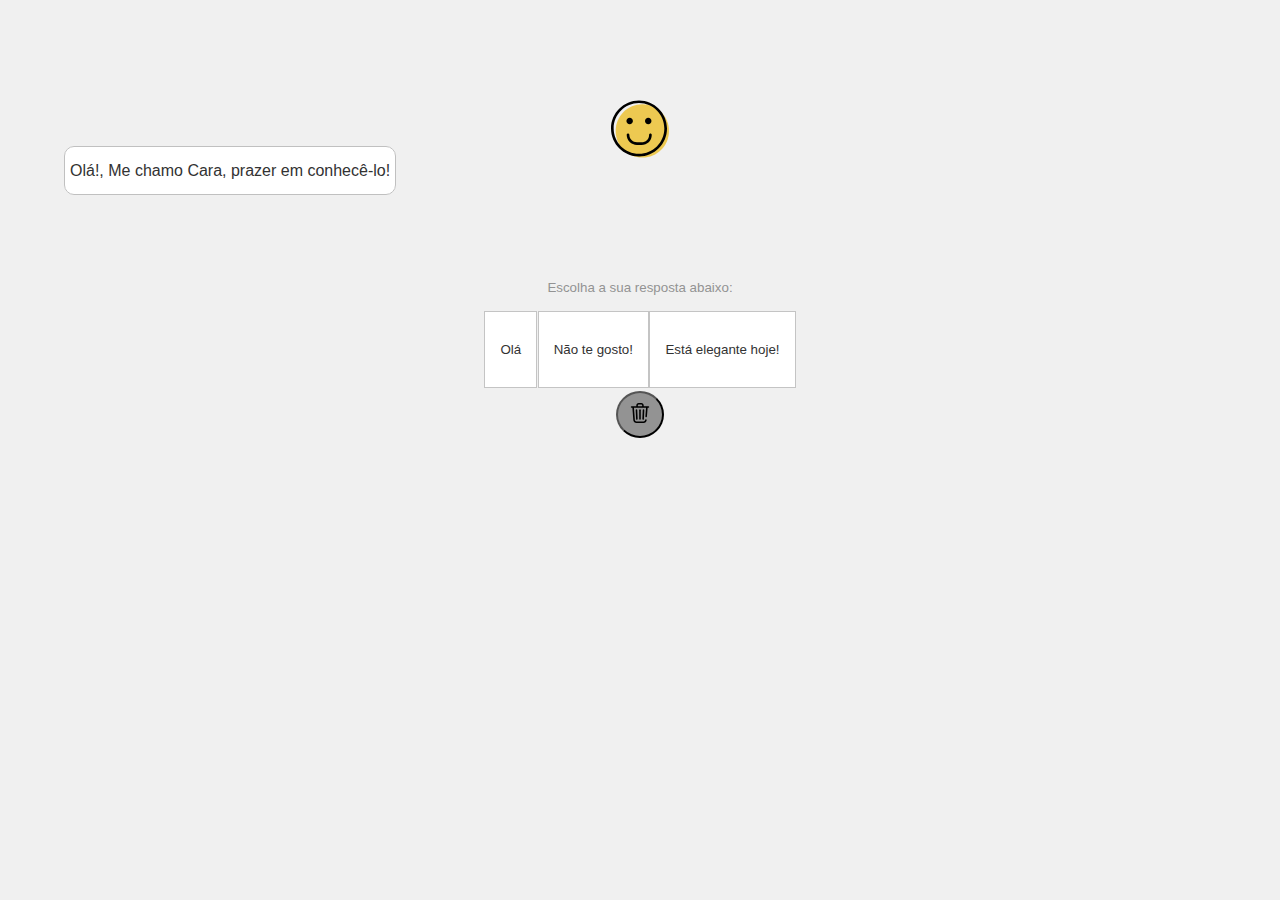
<file: 07Amigo/index.html>
<!DOCTYPE html>
<html lang="pt-br">

<head>
    <meta charset="UTF-8">
    <meta http-equiv="X-UA-Compatible" content="IE=edge">
    <meta name="viewport" content="width=device-width, initial-scale=1.0">
    <title>Amigo</title>
    <link rel="stylesheet" href="style.css">

</head>

<body>
    <div class="chatImage">
        <img src="icon/rosto-normal.svg" width="5%" id="emoticon"><br>
    </div>
    <div class="chat" id="chatAction">
        <div class="chatMsgCara">
            <span class="msgCara">Olá!, Me chamo Cara, prazer em conhecê-lo! </span>
        </div>
    </div>
    <div class="actions">
        <p class="textOptions">Escolha a sua resposta abaixo:</p><br>
        <Button class="actionOptions" onclick="activeButton(0)">Olá</Button>
        <button class="actionOptions" onclick="activeButton(1)">Não te gosto!</button>
        <button class="actionOptions" onclick="activeButton(2)">Está elegante hoje!</button><br>
        <button class="trashButton" onclick="clean()">
            <img src="icon/trash.svg" width="20px">
        </button>
    </div>

    <script src="script.js"></script>
</body>

</html>
</file>
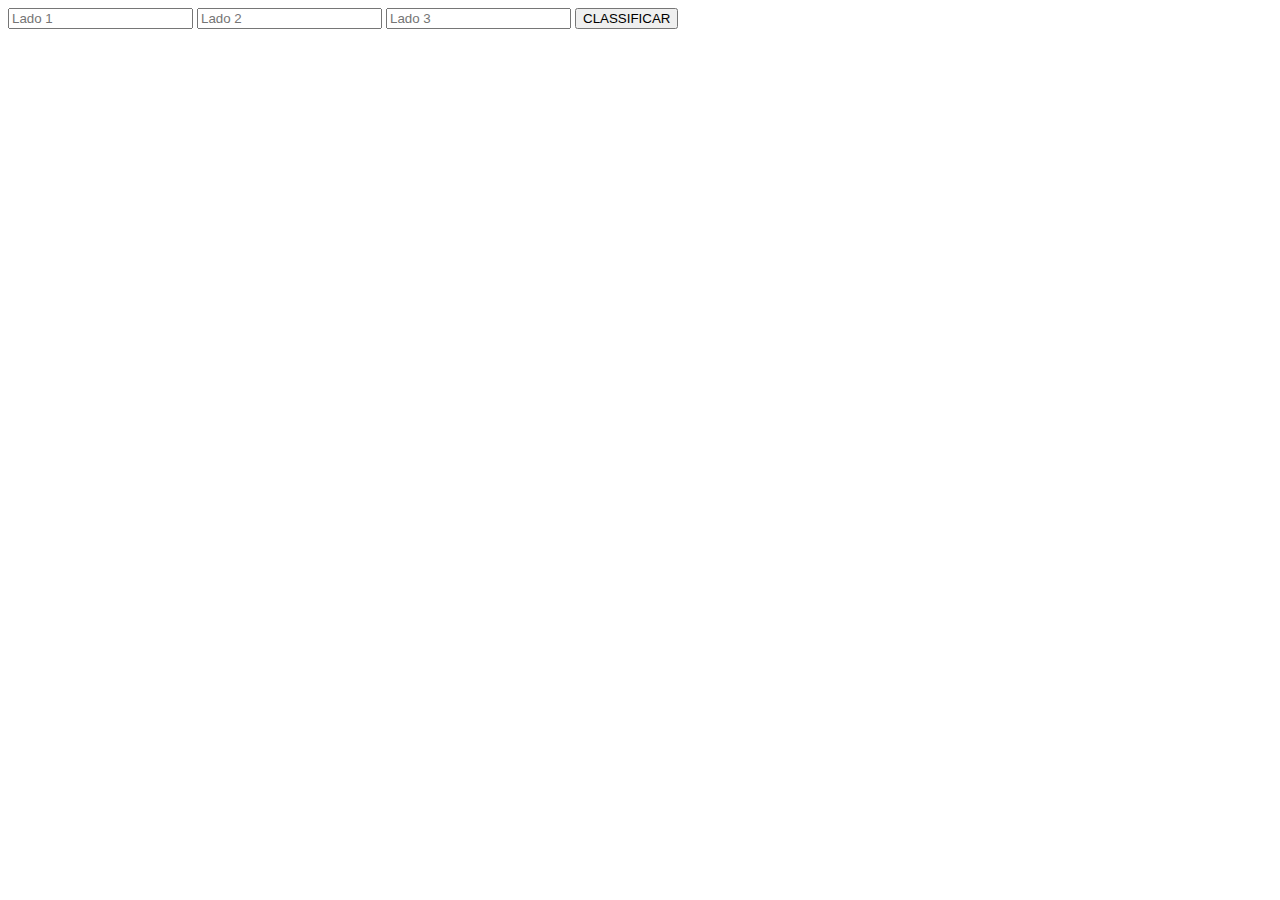
<file: 08Triangulo/index.html>
<!DOCTYPE html>
<html lang="en">

<head>
    <meta charset="UTF-8">
    <meta http-equiv="X-UA-Compatible" content="IE=edge">
    <meta name="viewport" content="width=device-width, initial-scale=1.0">
    <title>Document</title>
</head>
<script>
    function triangulo() {
        let lado1 = parseFloat(document.getElementById("L01").value);
        let lado2 = parseFloat(document.getElementById("L02").value);
        let lado3 = parseFloat(document.getElementById("L03").value);
        if (lado1 == lado2 && lado2 == lado3) {
            document.getElementById("response").innerHTML = `Triângulo Equilátero`
        } else if (lado1 == lado2 || lado2 == lado3 || lado1 == lado3) {
            document.getElementById("response").innerHTML = `Triângulo Isósceles`
        } else {
            document.getElementById("response").innerHTML = `Triângulo Escaleno`}
    }
</script>

<body>
    <input type="number" placeholder="Lado 1" id="L01">
    <input type="number" placeholder="Lado 2" id="L02">
    <input type="number" placeholder="Lado 3" id="L03">
    <button onclick="triangulo()">CLASSIFICAR</button>
    <p id="response"></p>
</body>

</html>
</file>
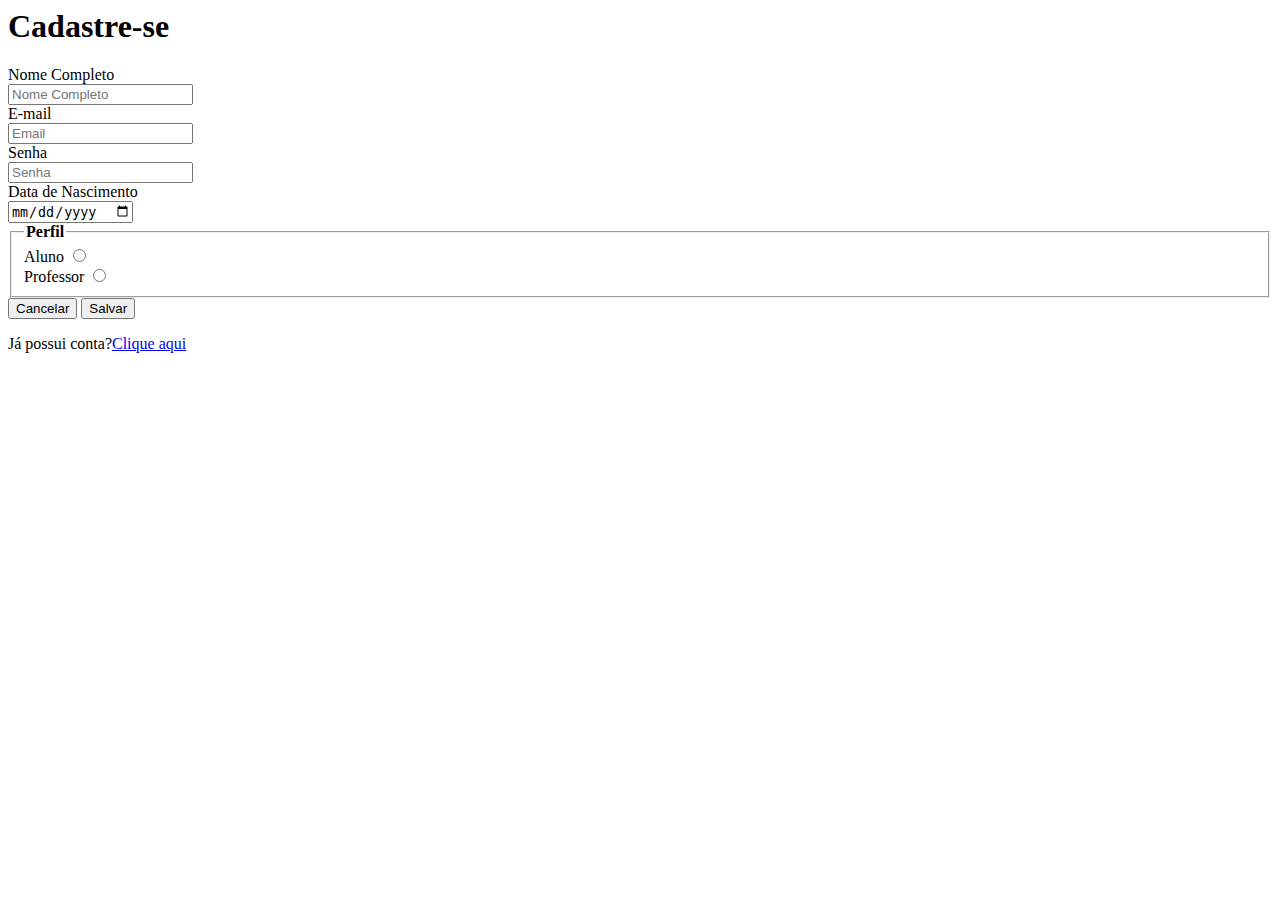
<file: 01login/cadastro.html>
<html>

<head>
    <title>Cadastro</title>
</head>
<!-- <style>
    .container {
        width: 100vw;
        height: 100vh;
        background: #bbc0c5;
        display: flex;
        flex-direction: row;
        justify-content: center;
        align-items: center
    }

    .box {
        width: 300px;
        height: 300px;
        background: #fff;
        padding: 30px
        
    }

    .boxtext {
        background-color: rgb(220, 223, 228);
        margin: 3px;
        margin-left: 52px;
        height: 2.5vh;
        
    }

    button {
        margin-left: 5px
    }
</style> -->
<!-- <link rel="stylesheet" href="style.css">
 -->
<body>
    <div class="container">
        <div class="box">
            <form action="">
                <h1>Cadastre-se</h1>
                <label for="name">Nome Completo</label><br>
                <input id="name" class="boxtext" type="text" placeholder="Nome Completo" /> <br>
                <label for="email">E-mail</label><br>
                <input id="email" class="boxtext" type="email" placeholder="Email" /><br>
                <label for="pass">Senha</label><br>
                <input id="pass" class="boxtext" type="password" placeholder="Senha" /><br>
                <label for="date">Data de Nascimento</label><br>
                <input class="boxtext" type="date" id="date"/>
                <fieldset>
                    <legend><b>Perfil</b></legend>
                    <label for="aluno">Aluno</label> 
                    <input type="radio" name="profileSubscriber" value="Aluno" id="aluno"><br>
                    <label for="professor">Professor</label> 
                    <input type="radio" name="profileSubscriber" value="Professor" id="professor">
                </fieldset>
                <button type="reset" id="buttonCancel">Cancelar</button>
                <button type="submit" id="buttonSave">Salvar</button>
                <p>Já possui conta?<a href="login.html">Clique aqui</a></p>
            </form>
        </div>
    </div>
</body>

</html>
<script>
    /* window.localStorage.setItem('token', `123`)

    var token = window.localStorage.getItem('token')

    console.log(token) */

</script>
</file>
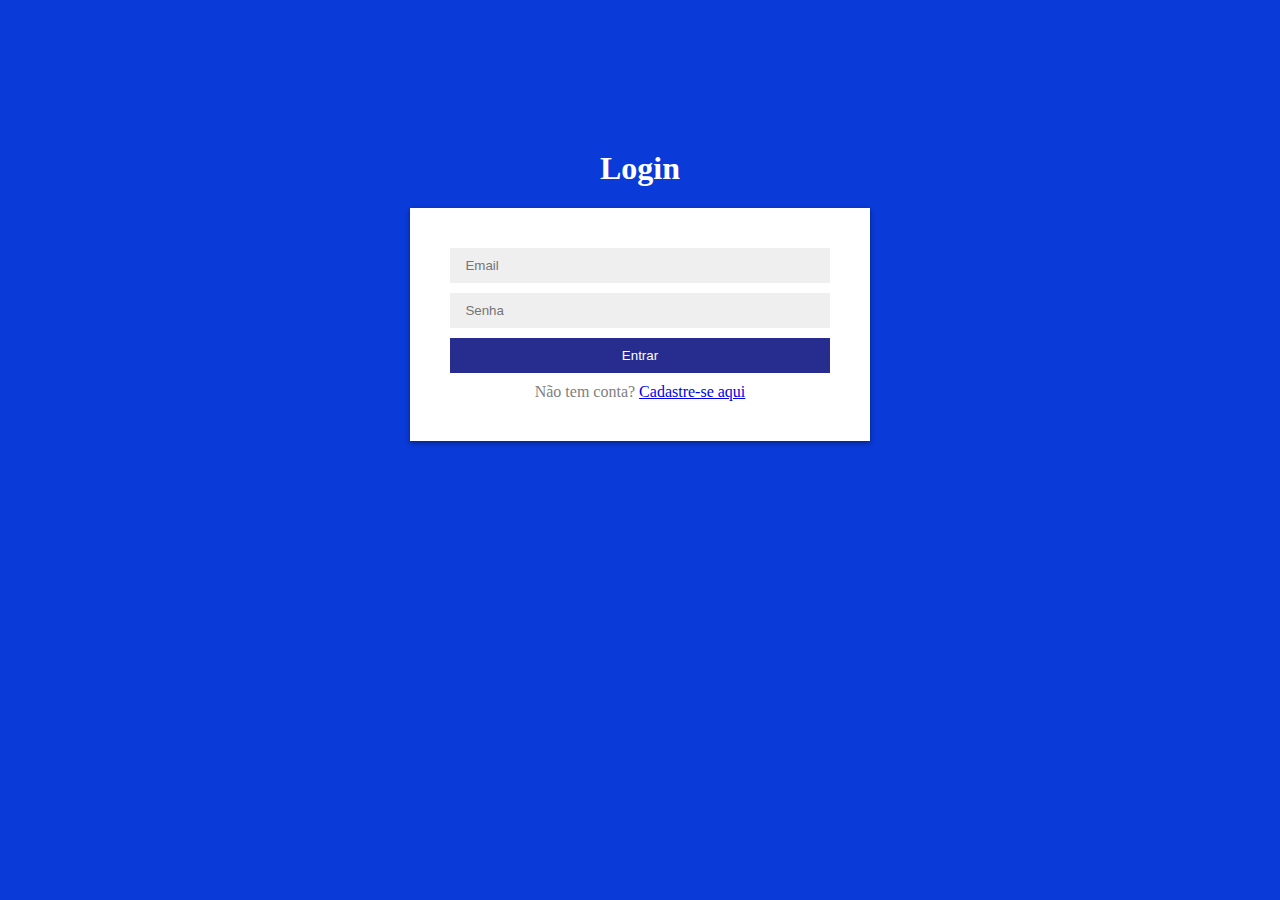
<file: 01login/login.html>
<!DOCTYPE html>
<html lang="en">

<head>
    <meta charset="UTF-8">
    <meta http-equiv="X-UA-Compatible" content="IE=edge">
    <meta name="viewport" content="width=device-width, initial-scale=1.0">
    <title>Login HT</title>
    <link rel="stylesheet" href="style.css">
</head>

<body>
    <h1>Login</h1>
    <form action="">
        <input type="Email" placeholder="Email">
        <input type="password" placeholder="Senha">
        <button>Entrar</button>
        <p>Não tem conta? <a href="cadastro.html">Cadastre-se aqui</a></p>
    </form>
</body>

</html>
</file>
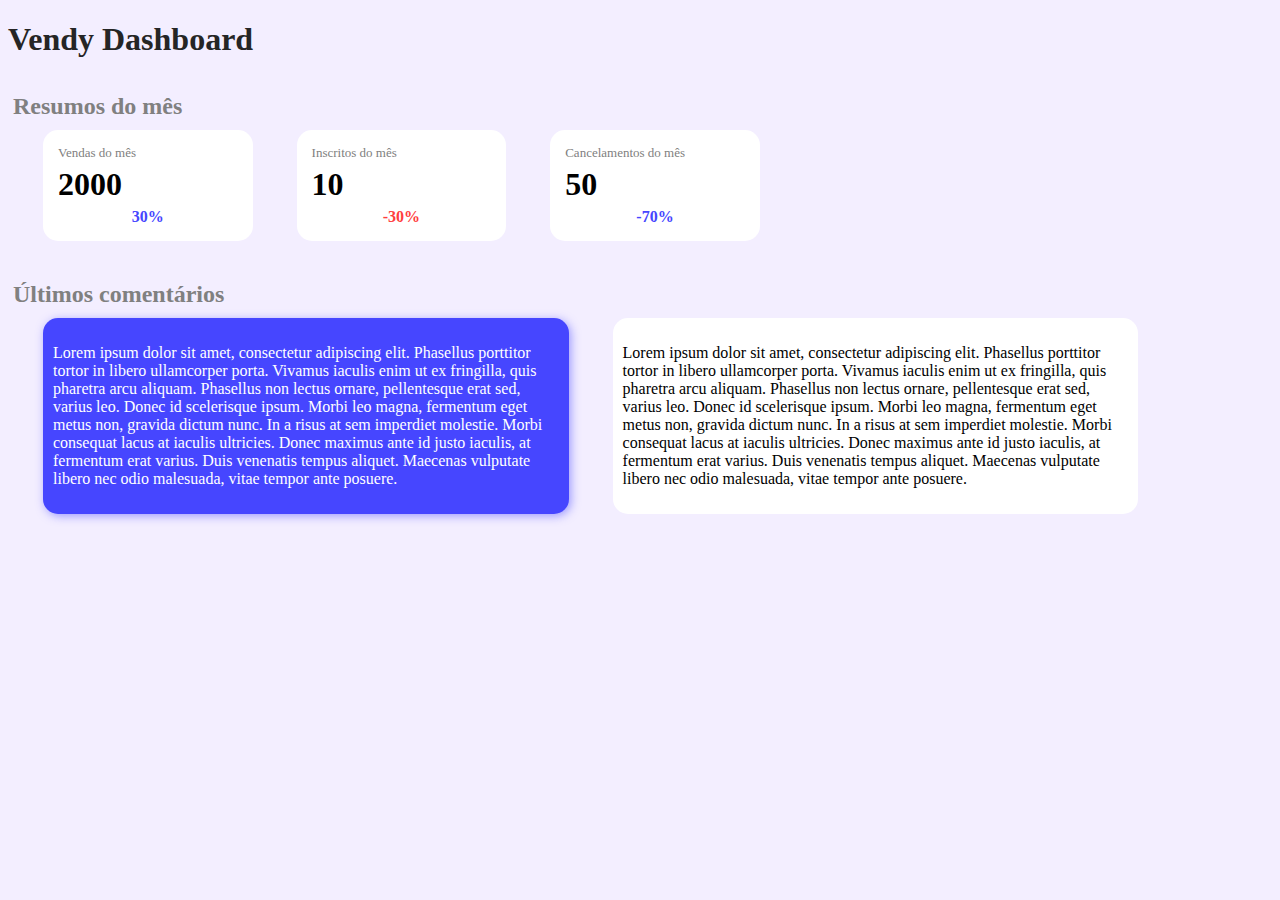
<file: 02CSSLoginDashboard/dashboard.html>
<!DOCTYPE html>
<html lang="en">

<head>
    <meta charset="UTF-8">
    <meta http-equiv="X-UA-Compatible" content="IE=edge">
    <meta name="viewport" content="width=device-width, initial-scale=1.0">
    <title>Login HT</title>
    <link rel="stylesheet" href="styleDash.css">
</head>
<script type="text/javascript">
    function select(el) {
        var x = document.getElementById(el);
      // x.classList é um array (vetor) que contém as classes css do elemento
      if (x.classList.contains("divCommentsSelected")) { // x.classList.contains é uma função que verifica já possui uma dada classe css
          x.classList.remove("divCommentsSelected") // x.classList.remove é uma função que remove uma classe css do elemento
          x.classList.add("divComments") // x.classList.add é uma função que adiciona uma classe css do elemento
      } else {
        x.classList.remove("divComments")
        x.classList.add("divCommentsSelected")
      }
    }
</script>

<body>
    <h1>Vendy Dashboard</h1>
    <h2>Resumos do mês</h2>
    <div class="divDash">
        <p class="textDash">Vendas do mês</p>
        <p class="numbDash">2000</p>
        <p class="percentDash">30%</p>
    </div>
    <div class="divDash">
        <p class="textDash">Inscritos do mês</p>
        <p class="numbDash">10</p>
        <p class="percentDash" style="color: rgb(255, 62, 62);">-30%</p>
    </div>
    <div class="divDash">
        <p class="textDash">Cancelamentos do mês</p>
        <p class="numbDash">50</p>
        <p class="percentDash">-70%</p>
    </div>
    <h2>Últimos comentários</h2>
    <div class="divCommentsSelected" onclick="select(this.id)" id="coment01">
        <p class="textComments">Lorem ipsum dolor sit amet, consectetur adipiscing elit. Phasellus porttitor tortor in
            libero ullamcorper porta. Vivamus iaculis enim ut ex fringilla, quis pharetra arcu aliquam. Phasellus non
            lectus ornare, pellentesque erat sed, varius leo. Donec id scelerisque ipsum. Morbi leo magna, fermentum
            eget metus non, gravida dictum nunc. In a risus at sem imperdiet molestie. Morbi consequat lacus at iaculis
            ultricies. Donec maximus ante id justo iaculis, at fermentum erat varius. Duis venenatis tempus aliquet.
            Maecenas vulputate libero nec odio malesuada, vitae tempor ante posuere.</p>
    </div>
    <div class="divComments" onclick="select(this.id)" id="coment02">
        <p class="textComments">Lorem ipsum dolor sit amet, consectetur adipiscing elit. Phasellus
            porttitor tortor in libero ullamcorper porta. Vivamus iaculis enim ut ex fringilla, quis pharetra arcu
            aliquam. Phasellus non lectus ornare, pellentesque erat sed, varius leo. Donec id scelerisque ipsum. Morbi
            leo magna, fermentum eget metus non, gravida dictum nunc. In a risus at sem imperdiet molestie. Morbi
            consequat lacus at iaculis ultricies. Donec maximus ante id justo iaculis, at fermentum erat varius. Duis
            venenatis tempus aliquet. Maecenas vulputate libero nec odio malesuada, vitae tempor ante posuere.</p>
    </div>
</body>

</html>
</file>
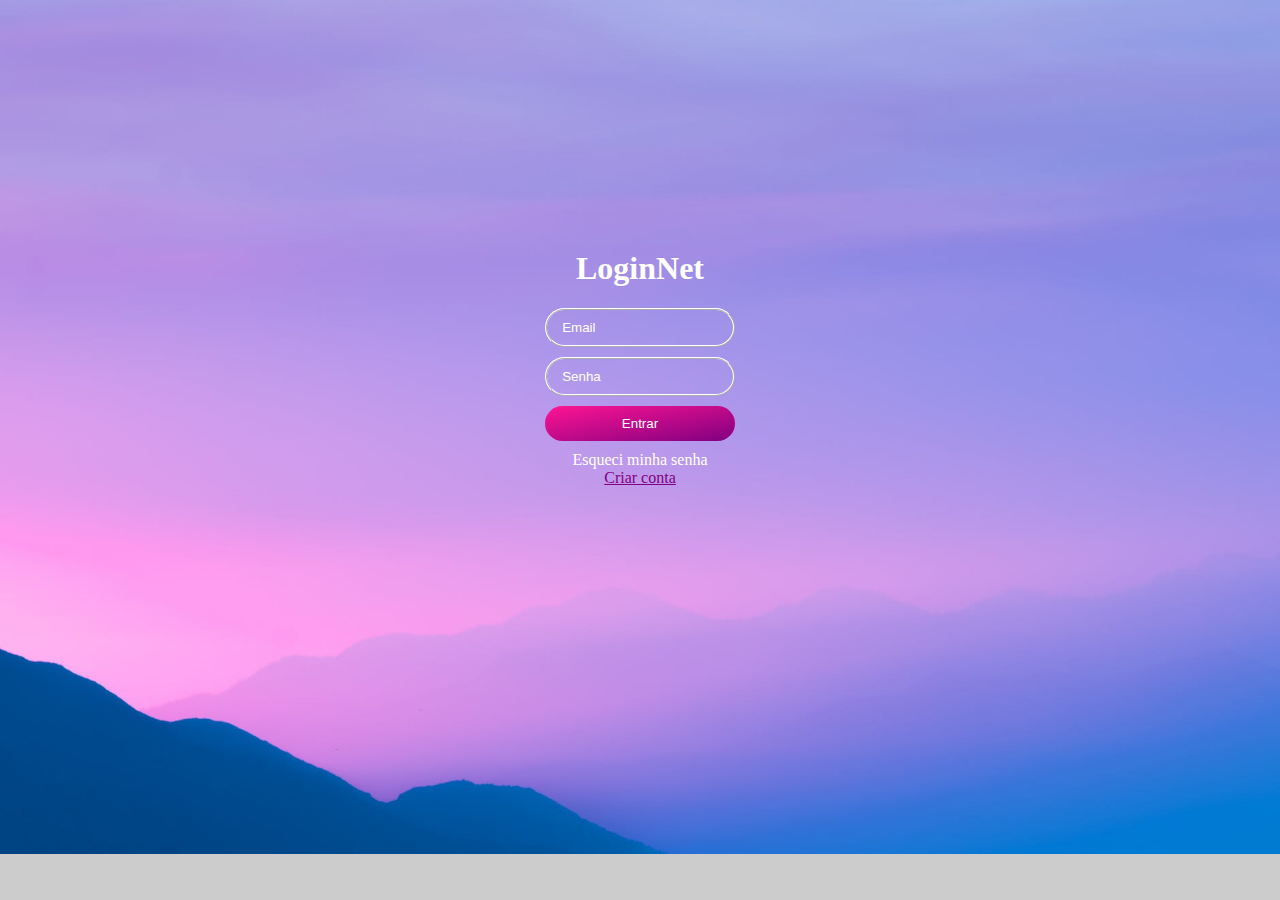
<file: 02CSSLoginDashboard/login.html>
<!DOCTYPE html>
<html lang="en">

<head>
    <meta charset="UTF-8">
    <meta http-equiv="X-UA-Compatible" content="IE=edge">
    <meta name="viewport" content="width=device-width, initial-scale=1.0">
    <title>Login HT</title>
    <link rel="stylesheet" href="style.css">
</head>

<body>
    <h1>LoginNet</h1>
    <form action="">
        <input type="Email" placeholder="Email">
        <input type="password" placeholder="Senha">
        <button>Entrar</button>
        <p>Esqueci minha senha </p>
        <p> <a  href="http://google.com.br">Criar conta</a></p>
    </form>
</body>

</html>
</file>
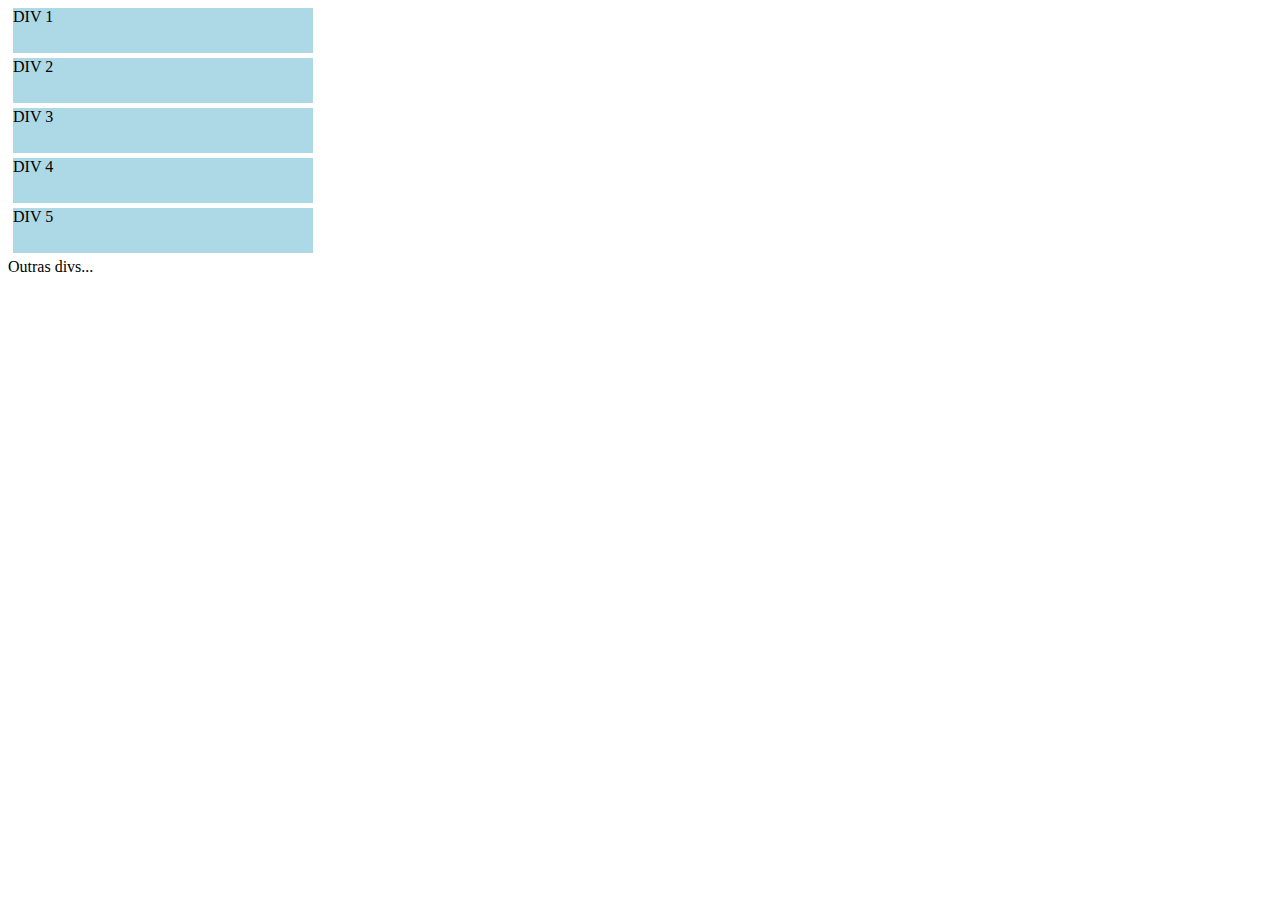
<file: 02CSSLoginDashboard/test.html>
<!DOCTYPE html>
<html>
    <head>
        <title></title>
        <style type="text/css">
        div{
            cursor:pointer;
            height:45px;
            width:300px;
            margin:5px;
            background: lightblue;
        }
        </style>
        <script type="text/javascript">
            function selecionar(k){
                var x = document.getElementsByClassName("camaleao");
                var i;
                for (i = 0; i < x.length; i++) {
                    x[i].style.background = "lightblue"
                }
                document.getElementById(k).style.background = "red";                
            }
        </script>
    </head>
    <body>
        <div onclick="selecionar(this.id);" class="camaleao" id="div_1">DIV 1</div>
        <div onclick="selecionar(this.id);" class="camaleao" id="div_2">DIV 2</div>
        <div onclick="selecionar(this.id);" class="camaleao" id="div_3">DIV 3</div>
        <div onclick="selecionar(this.id);" class="camaleao" id="div_4">DIV 4</div>
        <div onclick="selecionar(this.id);" class="camaleao" id="div_5">DIV 5</div>
        <span>Outras divs...</span>
    </body>
</html>
</file>
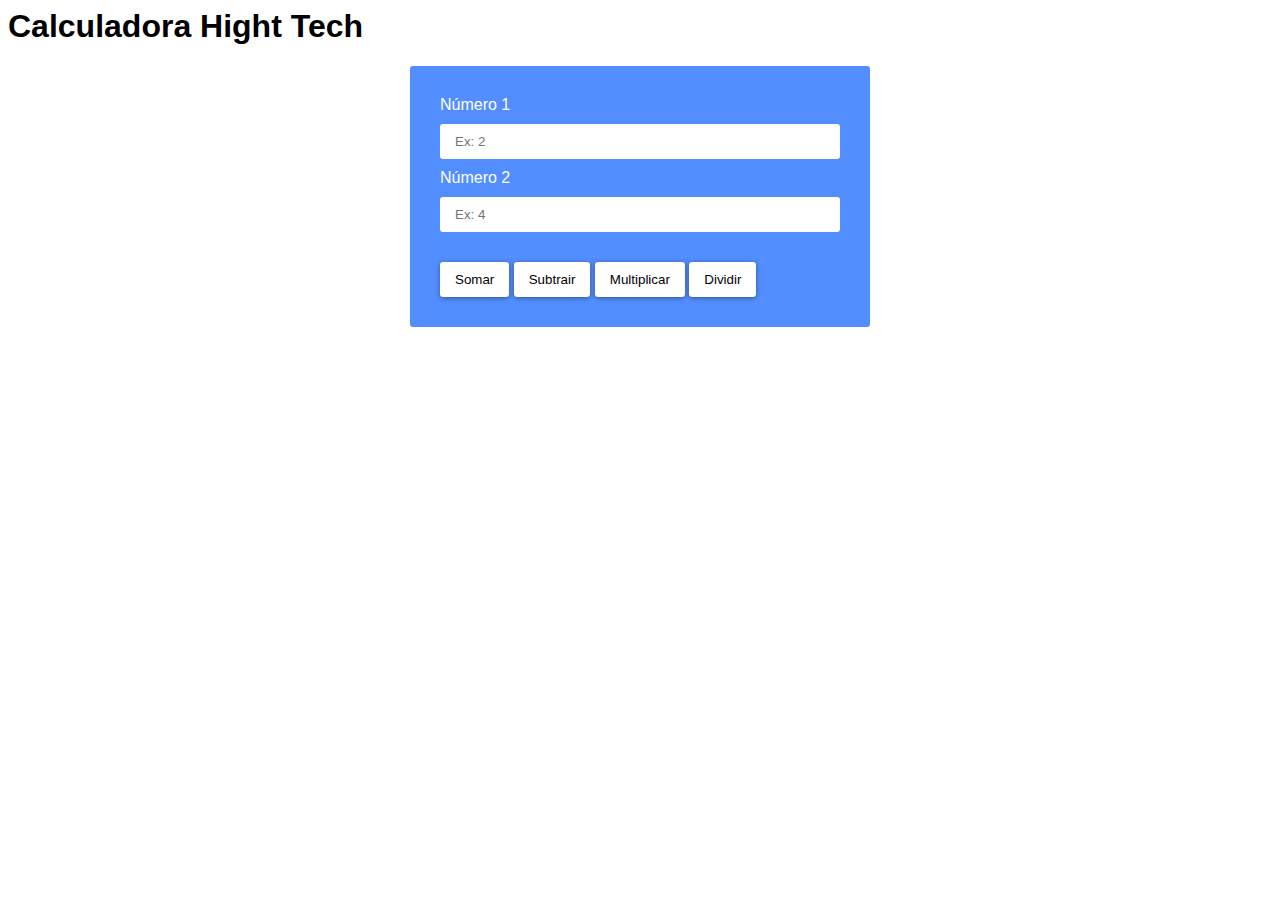
<file: 04javaScript/calculadora.html>
<html>

<head>
    <title>Calculadora - HT</title>
    <link rel="stylesheet" href="style.css">
</head>

<body>
    <h1>Calculadora Hight Tech</h1>
    <form class="calculadora">

        <label for="num1">Número 1</label>
        <input id="num1" type="number" placeholder="Ex: 2">
        
        <label for="num2">Número 2</label>
        <input id="num2" type="number" placeholder="Ex: 4">

        <button type="button" onclick="calcular('+')">Somar</button>
        <button type="button" onclick="calcular('-')">Subtrair</button>
        <button type="button" onclick="calcular('*')">Multiplicar</button>
        <button type="button" onclick="calcular('/')">Dividir</button>
    </form>

    <script src="script.js"></script>
</body>

</html>
</file>
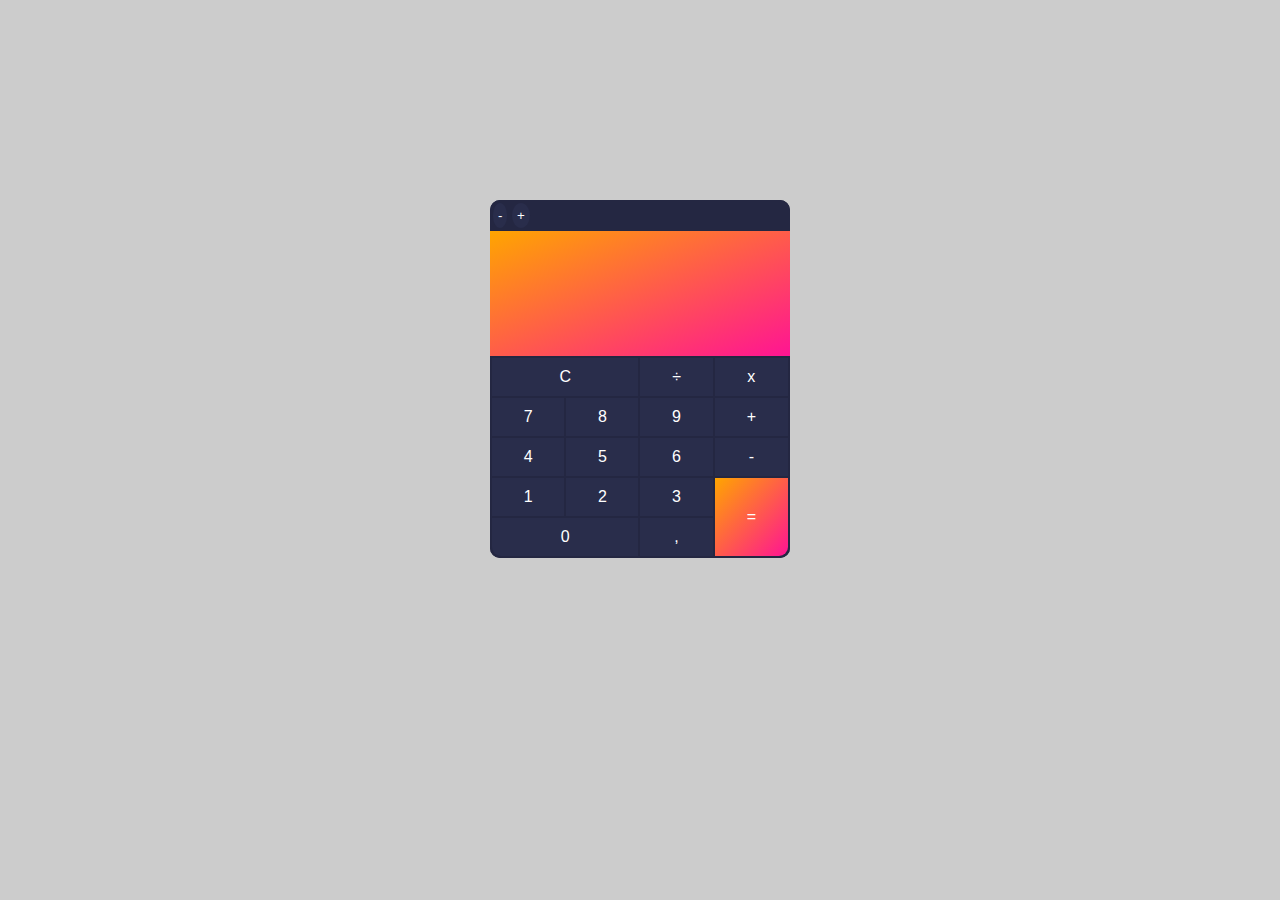
<file: 05calculadora/calculadora.html>
<!DOCTYPE html>
<html lang="en">

<head>
    <meta charset="UTF-8">
    <meta http-equiv="X-UA-Compatible" content="IE=edge">
    <meta name="viewport" content="width=device-width, initial-scale=1.0">
    <title>Calculadora HT</title>
    <link rel="stylesheet" href="style.css">
</head>

<body>
    <div class="calculadora">
        <div class="calculadora-menu">
            <button>-</button>
            <button>+</button> <br>
        </div>
        <input class="calculadora-resultado" type="text" id="calcViewer"><br>
        <table class="calculadora-corpo">
            <tr>
                <td colspan="2" onclick="cleanText()">C</td>
                <td onclick="insertText('/')">÷</td>
                <td onclick="insertText('*')">x</td>
            </tr>
            <tr>
                <td onclick="insertText('7')">7</td>
                <td onclick="insertText('8')">8</td>
                <td onclick="insertText('9')">9</td>
                <td onclick="insertText('+')">+</td>
            </tr>
            <tr>
                <td onclick="insertText('4')">4</td>
                <td onclick="insertText('5')">5</td>
                <td onclick="insertText('6')">6</td>
                <td onclick="insertText('-')">-</td>
            </tr>
            <tr>
                <td onclick="insertText('1')">1</td>
                <td onclick="insertText('2')">2</td>
                <td onclick="insertText('3')">3</td>
                <td rowspan="2" class="igual" onclick="runEval()">=</td>
            </tr>
            <tr>
                <td colspan="2" class="zero" onclick="insertText('0')">0</td>
                <td onclick="insertText('.')">,</td>
            </tr>
        </table>
    </div>

    <script src="script.js"></script>
</body>

</html>
</file>
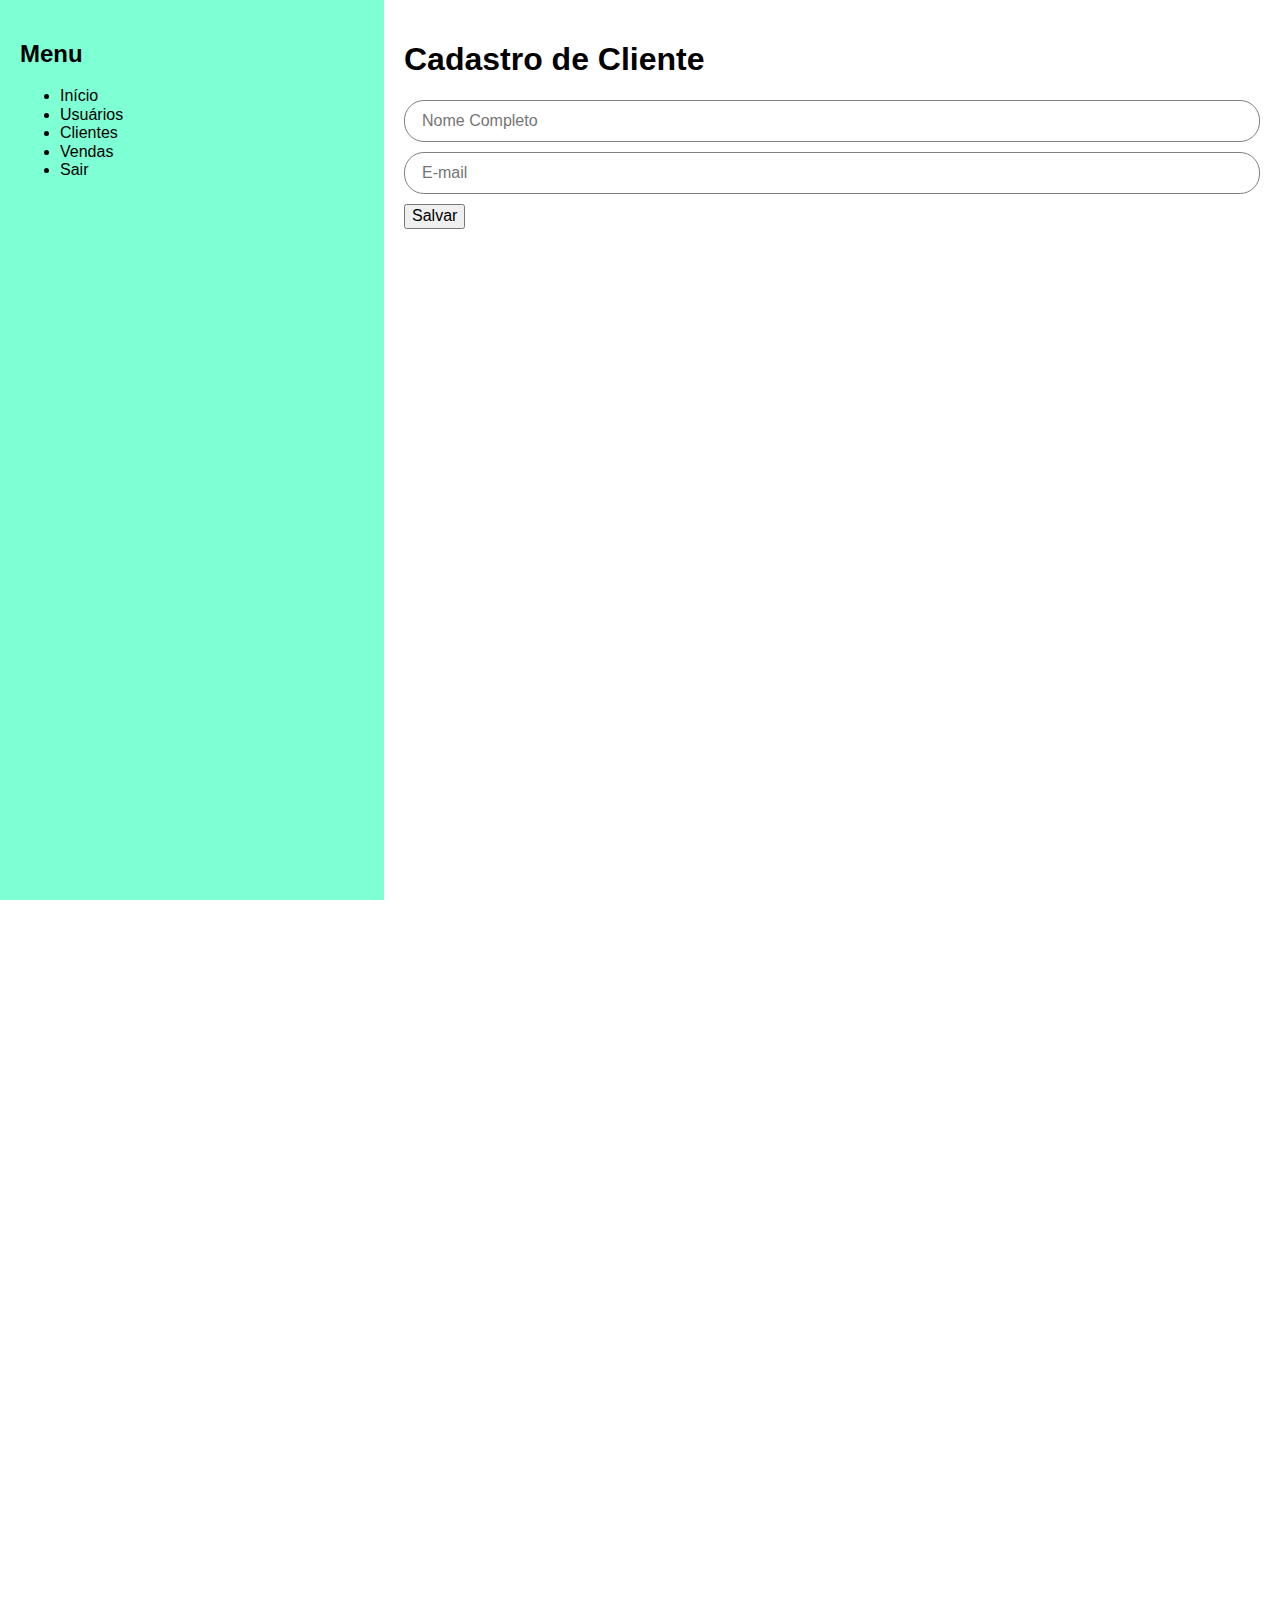
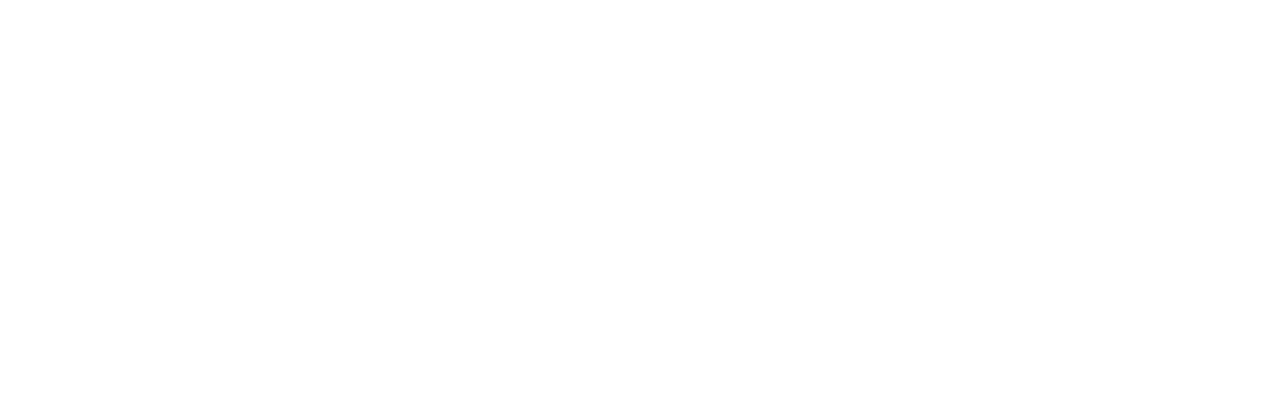
<file: 06Cadastro/cadastro.html>
<!DOCTYPE html>
<html lang="pt-br">

<head>
    <title>Cadastro Cliente</title>
    <link rel="stylesheet" href="normalize.css">
    <link rel="stylesheet" href="style.css">
    <meta name="viewport" content="width=device-width, initial-scale=1.0">
</head>
<!-- dsds -->
<body>
    <nav class="menu inline-block">
        <h2>Menu</h2>
        <ul>
            <li>Início</li>
            <li>Usuários</li>
            <li>Clientes</li>
            <li>Vendas</li>
            <li>Sair</li>
        </ul>
        <button onclick="fechar()" class="menu-button">Fechar</button>
    </nav>
    <main class="principal inline-block">
        <button onclick="abrir()" class="menu-button">Abrir</button>
        <h1>Cadastro de Cliente</h1>
        <form action="">
            <div class="campo">
                <input id="name" type="text" placeholder="Nome Completo">
            </div>
            <div class="campo">
                <input id="email" type="email" placeholder="E-mail">
            </div>
            <button type="button" onclick="salvar()">Salvar</button>
        </form>
    </main>
    <script src="script.js"></script>
</body>

</html>
</file>
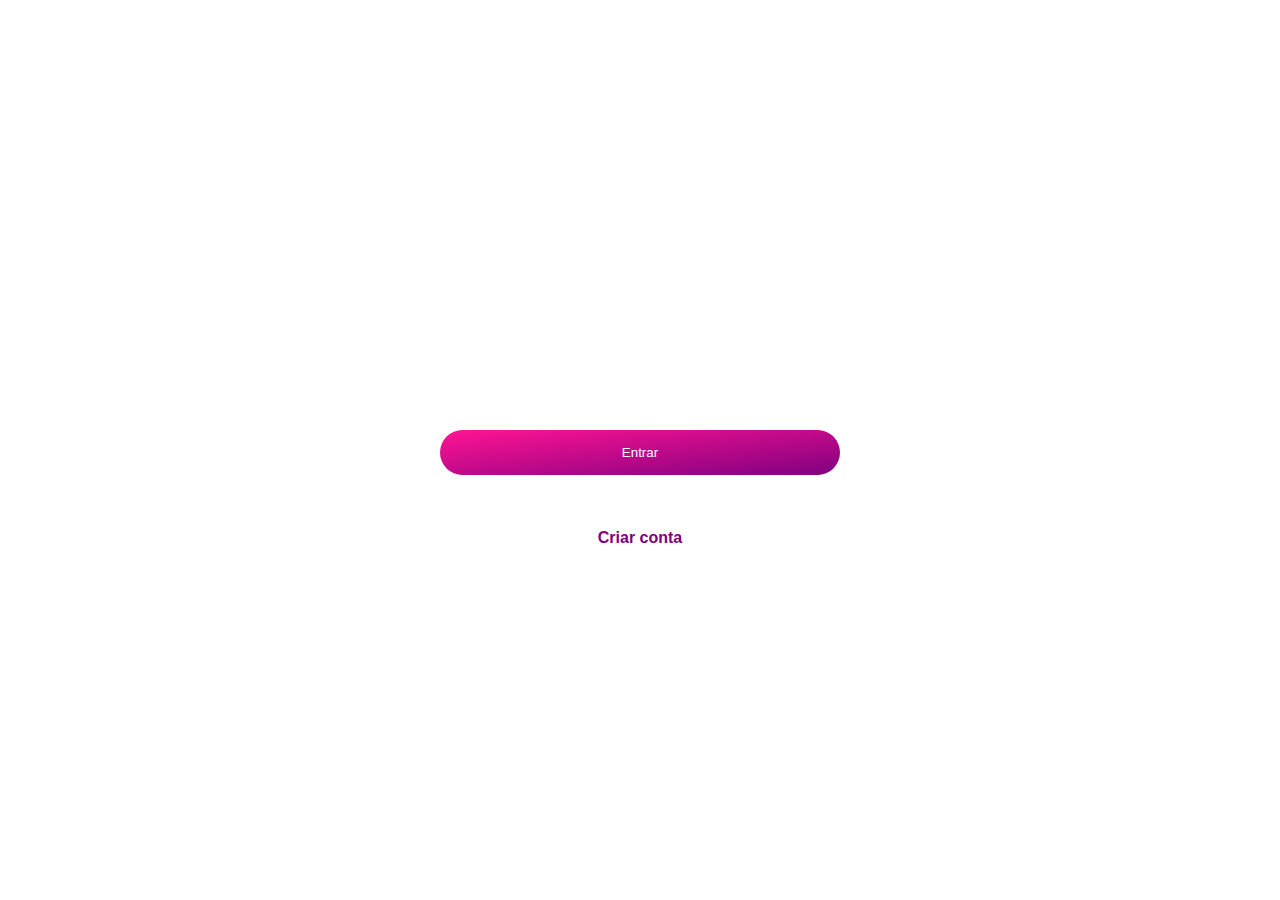
<file: 02CSSLoginDashboard/Correcao/loginCorrecao.html>
<html>
    <head>
        <title>LoginNet</title>
        <link rel="stylesheet" href="styleCorrection.css">
    </head>

    <body>
        <form action="">
            <h1>LoginNet</h1>
            <input type="email" placeholder="E-mail">
            <input type="password" placeholder="Senha">
            <button>Entrar</button>
            <p>Esqueci minha senha</p>
            <p>
               <a href="">Criar conta</a>
            </p>
        </form>
    </body>
</html>
</file>
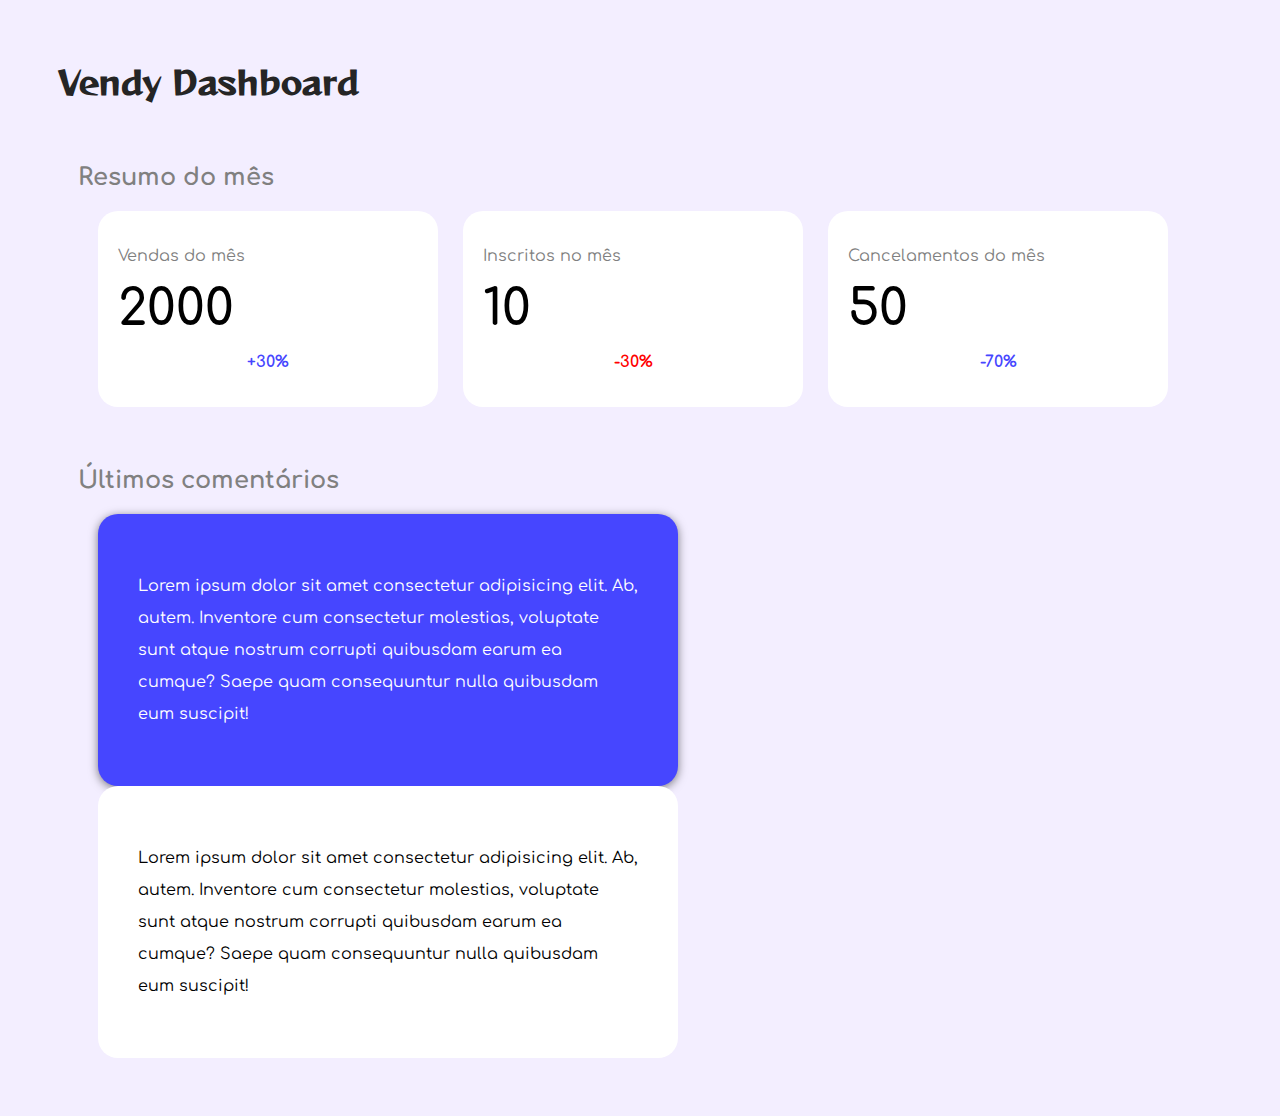
<file: 02CSSLoginDashboard/VendyDashboard/dashboard.html>
<html>

<head>
    <title>Vendy Dashboard</title>
    <link rel="stylesheet" href="style.css">
    <link rel="preconnect" href="https://fonts.gstatic.com">
    <link rel="preconnect" href="https://fonts.gstatic.com">
<body>
    <h1>Vendy Dashboard</h1>
    <section>
        <h2>Resumo do mês</h2>
        <div class="card-resume">
            <p class="card-resume-title">Vendas do mês</p>
            <p class="card-resume-value"> 2000</p>
            <p class="card-resume-percentage font-blue">+30%</p>
        </div>
        <div class="card-resume">
            <p class="card-resume-title">Inscritos no mês</p>
            <p class="card-resume-value">10</p>
            <p class="card-resume-percentage font-red">-30%</p>
        </div>
        <div class="card-resume">
            <p class="card-resume-title">Cancelamentos do mês</p>
            <p class="card-resume-value">50</p>
            <p class="card-resume-percentage font-blue">-70%</p>
        </div>
    </section>

    <section>
        <h2>Últimos comentários</h2>
        <div class="card-commentary contrast">
            <p>
                Lorem ipsum dolor sit amet consectetur adipisicing elit. Ab, autem. Inventore cum consectetur molestias,
                voluptate sunt atque nostrum corrupti quibusdam earum ea cumque? Saepe quam consequuntur nulla quibusdam
                eum suscipit!
            </p>
        </div>
        <div class="card-commentary">
            <p>
                Lorem ipsum dolor sit amet consectetur adipisicing elit. Ab, autem. Inventore cum consectetur molestias,
                voluptate sunt atque nostrum corrupti quibusdam earum ea cumque? Saepe quam consequuntur nulla quibusdam
                eum suscipit!
            </p>
        </div>
    </section>
</body>

</html>
</file>
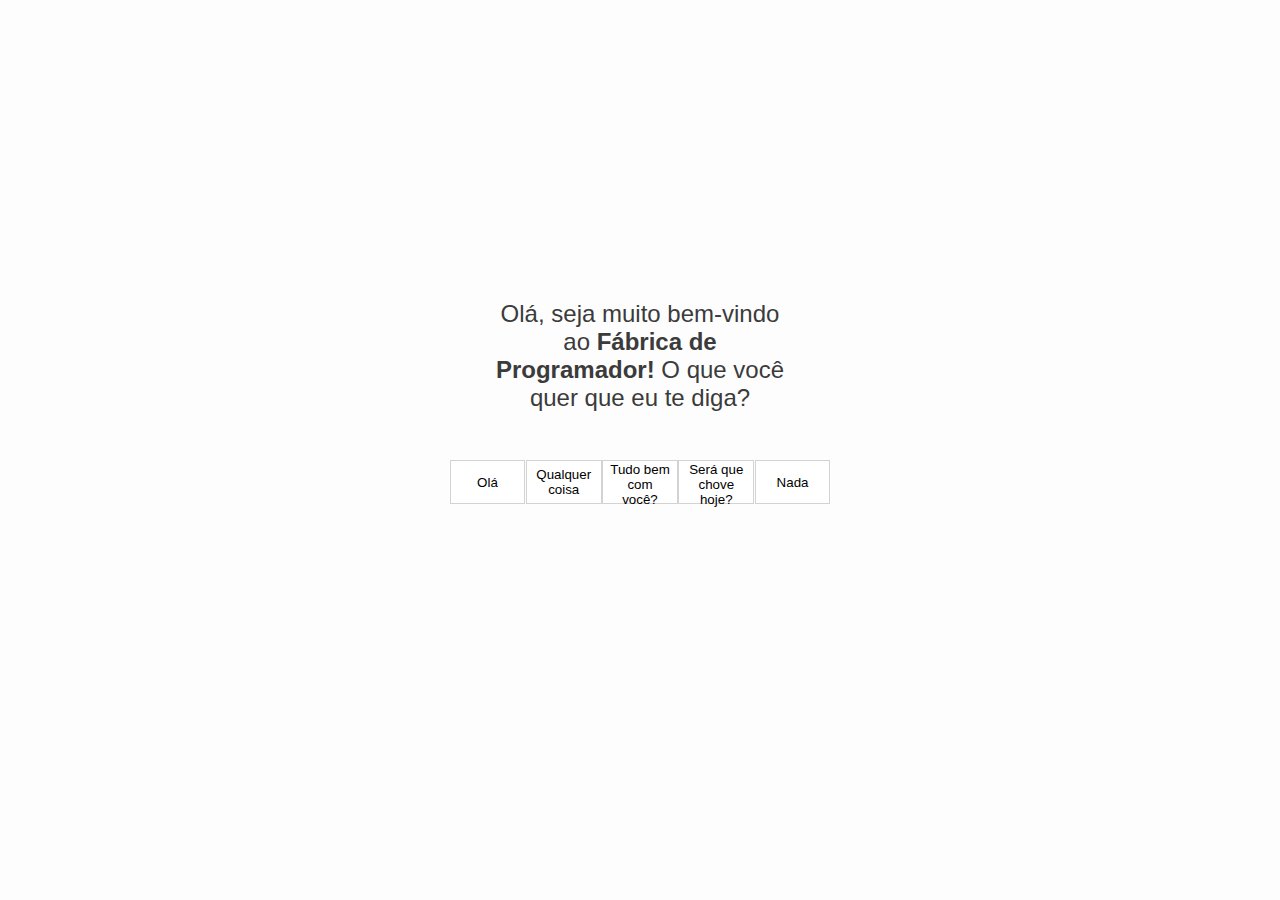
<file: 04javaScript/atividade/ola.html>
<head>
    <title>Olá Fábrica de Programador</title>
    <link rel="stylesheet" href="estilo.css">
    
</head>

<body>
    <form action="">
        <h1>Olá, seja muito bem-vindo ao <strong>Fábrica de Programador!</strong> O que você quer que eu te diga?</h1>
        <button type="button" >Olá</button>
        <button type="button" >Qualquer coisa</button>
        <button type="button" >Tudo bem com você?</button>
        <button type="button" >Será que chove hoje?</button>
        <button type="button" >Nada</button>
    </form>

    <script type="module">
        import {arr, alertBox, setup} from './script.js';
        setup()
    </script>
</body>
</file>
<file: 07Amigo/style.css>
*{
    box-sizing: border-box;
    margin: 0;
    padding: 0;
}
body{
    background-color: #f0f0f0;
    font-family: sans-serif;

    /* flexbox */
    display: -webkit-flex;
            display: flex;
  
    /* comportamento: em linha com wrap */
    -webkit-flex-flow: row wrap;
            flex-flow: row wrap;
  
    /* conteúdo justificado no centro */
    -webkit-justify-content: center;
             justify-content:center;
       
}
/* Estilizando o chat */
.chatImage{
    width: 90%;
    text-align: center;
    margin: auto;
    margin-top: 100px;
}
.chat{
    width: 90%;
    margin: auto;

}
.msgCara{
    padding: 15px 5px;
    border: 1px solid silver;
    border-radius: 10px;
    background-color: white;
    color: rgb(50, 50, 50);
    -webkit-flex: 1 0 auto;
            flex: 1 0 auto;
    }
.msgResposta{
    padding: 15px 10px;
    border: 1px solid silver;
    border-radius: 5px;
    background-color: rgb(255, 251, 141);
    color: rgb(50, 50, 50);
    -webkit-flex: 1 0 auto;
            flex: 1 0 auto;
    }
.textOptions{
    font-size: smaller;
    color: rgb(147, 147, 147);
}
.actions{
    width: 90%;
    text-align: center;
    margin: auto;
    margin-top: 100px;
}
/* Estilizando os botões */
.actionOptions{
    background-color: white;
    color: rgb(50, 50, 50);
    padding: 30px 15px;
    margin: -2px;
    border: 1px solid rgb(196, 196, 196);
}
.actionOptions:hover{
    background-color: rgb(255, 251, 141);
}
.trashButton{
    margin: 5px 5px;
    padding: 10px 12px;
    border-radius: 100%;
    background-color: rgba(147, 147, 147, 50);
}
.chatMsgCara{
    text-align: left;
    max-width: 50%;
    box-sizing: border-box;
}
.chatMsgResposta{
    text-align: right;
    max-width: 50%;
    box-sizing: border-box;
}
</file>
<file: 01login/style.css>
body {
    background-color: rgb(10, 58, 216);
}

input {
    background-color: #efefef;
    padding: 10px 15px 10px 15px;
    border: none;
    width:100%;
    margin-bottom: 10px;
    box-sizing: border-box;
}

button {
    background-color: rgb(38, 45, 143);
    padding: 10px 15px 10px 15px;
    border: none;
    color: white;
    width: 100%;
    margin-bottom: 10px;
}

form {
    background-color: white;
    padding: 40px;
    width: 30%;
    margin: auto;
    margin-top: 20px;
    box-shadow: 0px 2px 5px 0px rgb(0, 0, 0, 40%);
}
h1{
    text-align: center;
    color: white;
    margin-top: 150px;
}
p{
    color: gray;
    text-align: center;
    margin-bottom: 0px;
    margin-top: 0px;
}
input[type="radio"] {
    width:auto;
  }
</file>
<file: 02CSSLoginDashboard/styleDash.css>
body {
    background-color: rgb(243, 238, 255);
}
h1 {
    color: rgb(37,37,37);
}
h2{
    color: gray;
    font-weight: bold;
    margin: 5px;
    margin-top: 35px;
}
.textDash{
    font-size: small;
    color: gray;
    margin: 5px;
}
.numbDash{
    font-size: xx-large;
    font-weight: bolder;
    margin: 5px;
}
.percentDash{
    font-weight: bolder;
    text-align: center;
    color: rgb(70, 70, 255);
    margin: 5px;
}
div{
    padding: 10px;
    margin: auto;
    display: inline-block;
    margin-top: 20px;
    border-radius: 15px;
}

.divDash{
    margin: 5px;
    background-color: rgb(255, 255, 255);
    width: 15%;
    margin-left: 35px;
}
.divComments{
    margin: 5px;
    background-color: rgb(255, 255, 255);
    width: 40%;
    margin-left: 35px;
    cursor: pointer;
}
.divCommentsSelected{
    margin: 5px;
    background-color: rgb(70, 70, 255);
    color: white;
    width: 40%;
    margin-left: 35px;
    box-shadow: 2px 2px 10px 0px rgb(70, 70, 255, .5);
    cursor:pointer;
}
</file>
<file: 02CSSLoginDashboard/style.css>
body {
    background-image: url("img/background.jpeg");
    background-color: #cccccc;
    background-repeat: no-repeat;
    background-size: cover;
}

input {
    background-color: rgb(255, 255, 255, 0);
    padding: 10px 15px 10px 15px;
    border-style: ridge;
    border-color: white;
    width:100%;
    margin-bottom: 10px;
    box-sizing: border-box;
    border-radius: 30px;
    color: white;
}

button {
    background:linear-gradient(to bottom right, deeppink, purple);
    padding: 10px 15px 10px 15px;
    border: none;
    color: white;
    width: 100%;
    margin-bottom: 10px;
    border-radius: 30px;
}

form {
    background-color: #cccccc00;
    padding: 0;
    width: 15%;
    margin: auto;
    margin-top: 20px;
}
h1{
    text-align: center;
    color: white;
    margin-top: 250px;
}
p{
    color: white;
    text-align: center;
    margin-bottom: 0px;
    margin-top: 0px;
}
a{ 
    color: purple;
    text-align: center;
    margin-bottom: 0px;
    margin-top: 0px;  
}

::placeholder {
    color: white;
    opacity: 1; /* Firefox */
  }
  
  :-ms-input-placeholder { /* Internet Explorer 10-11 */
   color: white;
  }
  
  ::-ms-input-placeholder { /* Microsoft Edge */
   color: white;
  }
</file>
<file: 04javaScript/style.css>
body {
    font-family: sans-serif;
  }
  
  .calculadora {
    width: 400px;
    background-color: rgba(79, 140, 255, 0.979);
    padding: 30px;
    border-radius: 3px;
    margin: auto;
    margin-top: 20px;
  }
  
  label {
    display: block;
    color: white;
    margin-bottom: 10px;
  }
  
  input {
    display: block;
    width: 100%;
    padding: 10px 15px;
    border: none;
    margin-bottom: 10px;
    border-radius: 3px;
  }
  
  button {
    border: none;
    border-radius: 3px;
    background-color: white;
    color: black;
    padding: 10px 15px;
    margin-top: 20px;
    box-shadow: 0px 1px 5px 0px rgba(0, 0, 0, 0.4);
    transition: 0.5s;
  }
  
  button:hover {
    box-shadow: 0px 2px 10px 1px rgba(0, 0, 0, 0.4);
    transform: rotate(360deg) scale(1.2);
  }
  
  .resultado {
    background-color: rgba(179, 205, 255, 0.979);
    width: 400px;
    margin: auto;
    padding: 30px;
    border-radius: 3px;
    margin-top: 50px;
    font-size: 20pt;
    color: rgb(36, 36, 36);
    opacity: 0;
  }
  
  .fechar {
    background-color: transparent;
    color: white;
    box-shadow: none;
    float: right;
    margin: 0;
  }
  
  .fechar:hover {
    box-shadow: none;
    transform: none;
  }
</file>
<file: 05calculadora/style.css>
*{
    box-sizing: border-box;
    margin: 0;
    padding: 0;
}

body {
    background-image: url("https://eskipaper.com/images/circle-background-4.jpg");
    background-color: #cccccc;
    background-repeat: no-repeat;
    background-size: cover;
    font-family: sans-serif;
}
button{
    background-color: rgba(255, 255, 255, 0);
    border: none;
    color: white;
    margin: auto;
    border-radius: 100%;
}
.calculadora{
    width: 300px;
    background-color: #242742;
    color: white;
    margin: auto;
    margin-top: 200px;
    border-radius: 10px;
    overflow: hidden;
}
.calculadora-menu{
    background-color: #242742;
    padding: 3px;
}
.calculadora-menu button{
    background-color:#292d4b;
    padding: 5px;
    border-radius: 100;
    color: white;
}
.calculadora-corpo{
    width: 100%;
    background-color: #242742;
    color: white;
    margin: auto;
}
.calculadora-corpo td {
    background-color: #292d4b;
    padding: 10px;
    text-align: center;
}
.igual{
    background-image: linear-gradient(to right bottom, orange, deeppink);
    border-bottom-right-radius: 9px;
}
.calculadora-corpo td:active {
    background-color:#242742;
}
.zero{
    border-bottom-left-radius: 9px;
}
.calculadora-resultado{
    background-image: linear-gradient(to right bottom, orange, deeppink);
    color: white;
    border: 0px;
    padding: 40px 20px;
    width: 100%;
    text-align: right;
    font-size: 30pt;
    overflow-x: scroll;
    overflow-y: hidden;
}
</file>
<file: 06Cadastro/style.css>
* {
    box-sizing: border-box;
}

body{
    font-family: sans-serif;
}
.inline-block {
  display: inline-block;
}

.menu {
    width: 30%;
    background-color: aquamarine;
    padding: 20px;
    height: 100%;
    position: fixed;
    transition: width ease 2s;
}
.menu-button{
    display: none;
}

.principal {
    width: 70%;
    padding: 20px;
    height: 2000px;
    float: right;
}

input{
    border: none;
}

.campo{
    border: 1px solid gray;
    padding: 10px 15px;
    margin-bottom: 10px;
    border-radius: 20px;
}

/* Media Query */

@media screen and (max-width: 768px){
    .menu {
        padding: 0px;
        width: 0px;
        overflow: hidden;
    }
    .principal {
        width: 100%;
    }
    .menu-aberto{
        width: 80%;
        padding: 20px;
    }
    .menu-button{
        display: block;
    }
}
</file>
<file: 02CSSLoginDashboard/Correcao/styleCorrection.css>
body{
    background-image: url(https://images.pexels.com/photos/114979/pexels-photo-114979.jpeg?auto=compress&cs=tinysrgb&dpr=2&h=650&w=940);
    background-repeat: no-repeat;
    background-size: cover;
    background-position: bottom;
    font-family: sans-serif;
}
form{
    width: 500px;
    margin: auto;
    margin-top: 200px;
}
input{
    display: block;
    width: 80%;
    border: 2px solid white;
    background-color: transparent;
    padding: 15px 20px 15px 20px;
    border-radius: 35px;
    margin: auto;
    margin-bottom: 20px;
}
input::placeholder{
    color: white;
}
button{
    display: block;
    width: 80%;
    border: none;
    padding: 15px 20px;
    margin: auto;
    margin-bottom: 20px;
    border-radius: 35px;
    color: white;
    background-image: linear-gradient(to bottom right, deeppink, purple);/* 175deg  mesmo resultado*/
}
h1{
    text-align: center;
    color: white;
    font-size: 50px;
    font-weight: 300px;
}
p{
    color: white;
    text-align: center;
    font-weight: bold;
}
a{
    color: purple;
    text-decoration: none; /* tirar o sublinado do link */
}
</file>
<file: 02CSSLoginDashboard/VendyDashboard/style.css>
@import url('https://fonts.googleapis.com/css2?family=Comfortaa:wght@300;400;700&display=swap');
@import url('https://fonts.googleapis.com/css2?family=Reggae+One&display=swap');

body{
    background-color: rgb(243, 238, 255);
    padding: 50px;
    font-family: 'Comfortaa', cursive;
}
h1{
    color: rgb(37, 37, 37);
    font-family: 'Reggae One', cursive;
}

h2 {
    color: gray;
}

div.card-resume {
    background-color: white;
    border-radius: 20px;
    padding: 20px;
    display: inline-block;
    width: 300px;
    margin-left: 20px;
}

p.card-resume-title{
    color: gray;

}
p.card-resume-value{
    font-size: 50px;
    font-weight: 600;
    margin: 0px;
}
p.card-resume-percentage{
    text-align: center;
    font-weight: bold;   
}
.font-blue{
    color: rgb(70, 70, 255);
}
.font-red{
color: red;
}
.card-commentary{
    background-color: white;
    padding: 40px;
    display: inline-block;
    width: 500px;
    border-radius: 20px;
    margin-left: 20px;
    line-height: 2;
}

.card-commentary.contrast{
    background-color: rgb(70, 70, 255);
    color: white;
    box-shadow: 0px 2px 10px 0px rgba(0, 0, 0, 0.5);
}
section{
    margin-left: 20px;
    margin-top: 60px;
}
</file>
<file: 04javaScript/atividade/estilo.css>
body {
    background-color: rgb(253, 253, 253);
    color: rgb(59, 59, 59);
    background-repeat: no-repeat;
    background-size: cover;
    font-family: sans-serif;
}

/* h1{
    text-align: center;
    margin: auto;
    margin-top: 250px;
    width: 80%;
    font-weight: 100;
    font-size: 20px;
} */

form {
    padding: 0;
    width: 30%;
    margin: auto;
    margin-top: 20px;
    text-align: center;
}
button{
    margin: -2px;
    background-color: white;
    border: 1px solid lightgray;
    padding: auto;
    vertical-align: middle;
    width: 20%;
    height: 5%;
}
button:active, button:hover{
    background-color: lightslategray;
    color: white;
}
/* form{
    width: 50%;
    text-align: center;
    margin: auto;
} */
h1{
    font-weight: 100;
    margin: auto; 
    margin-top: 300px;
    margin-bottom: 50px;
    width: 80%;
    font-size: x-large;
}
strong{
    font-weight: bold;
}
</file>
